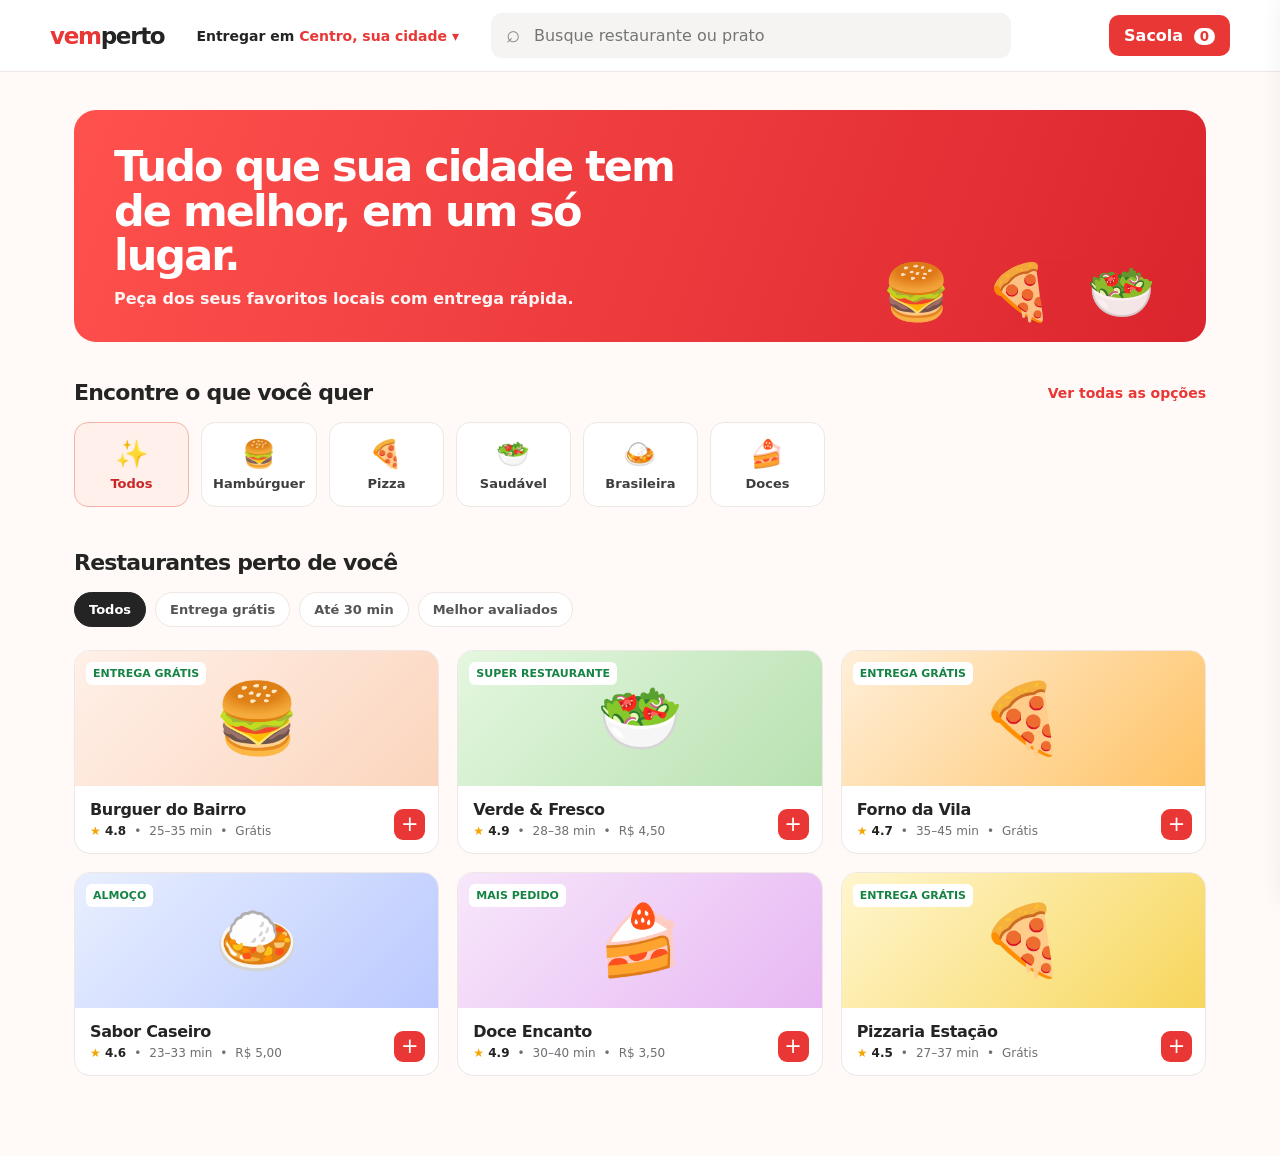
<file: delivery-local.html>
<!doctype html>
<html lang="pt-BR">
<head>
  <meta charset="utf-8" />
  <meta name="viewport" content="width=device-width, initial-scale=1" />
  <title>VemPerto — delivery local</title>
  <style>
    :root { --ink:#242424; --muted:#6e6e73; --paper:#fffaf7; --red:#e93736; --soft:#fff0eb; --line:#eee7e3; --green:#168344; }
    *{box-sizing:border-box} body{margin:0;font-family:Inter,ui-sans-serif,system-ui,-apple-system,"Segoe UI",sans-serif;color:var(--ink);background:var(--paper)} button,input{font:inherit} button{cursor:pointer;border:0}
    header{height:72px;background:#fff;display:flex;align-items:center;gap:32px;padding:0 max(24px,calc((100vw - 1180px)/2));border-bottom:1px solid var(--line);position:sticky;top:0;z-index:5}.logo{font-size:23px;font-weight:850;color:var(--red);letter-spacing:-1.3px}.logo span{color:var(--ink)}.location{font-size:14px;font-weight:650}.location b{color:var(--red)}.search{flex:1;max-width:520px;position:relative}.search input{width:100%;background:#f5f4f3;border:1px solid transparent;border-radius:11px;padding:12px 16px 12px 42px;outline:none}.search input:focus{border-color:#edb3a7;background:white}.search:before{content:'⌕';position:absolute;left:15px;top:7px;font-size:24px;color:#888}.bag{margin-left:auto;background:var(--red);color:white;border-radius:10px;padding:11px 15px;font-weight:750}.bag small{background:white;color:var(--red);border-radius:20px;padding:1px 6px;margin-left:5px}
    main{max-width:1180px;margin:auto;padding:38px 24px 80px}.hero{background:linear-gradient(110deg,#ff514d,#db252e);border-radius:22px;padding:34px 40px;color:#fff;min-height:174px;position:relative;overflow:hidden}.hero:after{content:'🍔  🍕  🥗';position:absolute;right:42px;bottom:17px;font-size:55px;letter-spacing:8px;opacity:.93}.hero h1{font-size:clamp(27px,4vw,43px);line-height:1.04;letter-spacing:-2px;margin:0 0 11px;max-width:580px}.hero p{margin:0;font-weight:550;opacity:.94}.section-head{display:flex;justify-content:space-between;align-items:center;margin:38px 0 17px}.section-head h2{font-size:22px;letter-spacing:-.8px;margin:0}.section-head span{font-size:14px;color:var(--red);font-weight:700}
    .categories{display:flex;gap:12px;overflow:auto;padding-bottom:5px}.category{min-width:115px;background:white;border:1px solid var(--line);padding:15px 11px;border-radius:14px;text-align:center;font-size:13px;font-weight:720;color:#3e3e3e}.category i{display:block;font-style:normal;font-size:27px;margin-bottom:6px}.category.active{background:var(--soft);border-color:#f5b3a6;color:#c92728}
    .filterbar{display:flex;gap:9px;margin:0 0 23px;flex-wrap:wrap}.filter{background:white;border:1px solid var(--line);border-radius:99px;padding:9px 14px;font-size:13px;font-weight:650;color:#555}.filter.active{background:var(--ink);color:white;border-color:var(--ink)}
    .grid{display:grid;grid-template-columns:repeat(3,1fr);gap:18px}.card{background:white;border:1px solid var(--line);border-radius:16px;overflow:hidden;transition:.18s;position:relative}.card:hover{transform:translateY(-3px);box-shadow:0 8px 25px #2d160d13}.card-img{height:135px;display:flex;align-items:center;justify-content:center;font-size:69px;background:linear-gradient(135deg,#fff0e8,#fbd5bd)}.card:nth-child(2) .card-img{background:linear-gradient(135deg,#e4f7df,#b8e1b1)}.card:nth-child(3) .card-img{background:linear-gradient(135deg,#ffefd9,#ffc366)}.card:nth-child(4) .card-img{background:linear-gradient(135deg,#e8efff,#bbc9ff)}.card:nth-child(5) .card-img{background:linear-gradient(135deg,#f7e7fb,#e7b8f3)}.card:nth-child(6) .card-img{background:linear-gradient(135deg,#fff6ce,#f7d65c)}.card-body{padding:14px 15px 15px}.card h3{font-size:16px;margin:0 0 5px;letter-spacing:-.35px}.meta{color:var(--muted);font-size:12px;display:flex;gap:8px;align-items:center}.rating{color:#222;font-weight:750}.rating b{color:#f5a400}.tag{position:absolute;top:11px;left:11px;background:white;border-radius:6px;padding:5px 7px;font-size:11px;font-weight:800;color:var(--green)}.add{position:absolute;right:13px;bottom:13px;color:white;background:var(--red);border-radius:9px;width:31px;height:31px;font-size:21px;line-height:25px}.empty{grid-column:1/-1;padding:35px;text-align:center;background:#fff;border-radius:14px;color:var(--muted)}
    .drawer{position:fixed;z-index:20;right:0;top:0;width:min(410px,100%);height:100vh;background:white;box-shadow:-10px 0 30px #0002;transform:translateX(105%);transition:.25s;padding:23px;display:flex;flex-direction:column}.drawer.open{transform:translateX(0)}.drawer h2{margin:0;font-size:23px}.close{position:absolute;right:18px;top:18px;border-radius:50%;height:35px;width:35px;font-size:20px}.cart-items{flex:1;overflow:auto;padding:16px 0}.cart-item{display:flex;justify-content:space-between;align-items:center;padding:12px 0;border-bottom:1px solid var(--line)}.cart-item div:first-child{font-weight:700}.cart-item small{display:block;color:var(--muted);margin-top:3px}.remove{background:#fff0ee;color:var(--red);border-radius:7px;padding:6px 9px}.total{border-top:1px solid var(--line);padding-top:16px;display:flex;justify-content:space-between;font-weight:800;font-size:18px}.checkout{margin-top:15px;background:var(--red);color:white;border-radius:10px;padding:14px;font-weight:800;width:100%}.note{text-align:center;color:var(--muted);font-size:12px;margin-top:9px}.overlay{position:fixed;inset:0;background:#0006;z-index:10;display:none}.overlay.show{display:block}
    @media(max-width:760px){header{height:auto;min-height:65px;gap:13px;padding:12px 16px;flex-wrap:wrap}.location{display:none}.search{order:3;flex-basis:100%;max-width:none}.bag{margin-left:auto}.hero{padding:28px 22px;min-height:190px}.hero:after{right:15px;font-size:39px;bottom:17px}.hero h1{max-width:380px}.grid{grid-template-columns:repeat(2,1fr);gap:12px}.card-img{height:105px;font-size:53px}.card-body{padding:11px}.card h3{font-size:14px}.meta{font-size:11px;gap:4px}.section-head{margin-top:30px}main{padding:24px 16px 60px}.add{right:9px;bottom:10px}}
  </style>
</head>
<body>
  <header>
    <div class="logo">vem<span>perto</span></div>
    <div class="location">Entregar em <b>Centro, sua cidade ▾</b></div>
    <label class="search"><input id="search" placeholder="Busque restaurante ou prato" autocomplete="off" /></label>
    <button class="bag" id="openCart">Sacola <small id="count">0</small></button>
  </header>
  <main>
    <section class="hero"><h1>Tudo que sua cidade tem de melhor, em um só lugar.</h1><p>Peça dos seus favoritos locais com entrega rápida.</p></section>
    <div class="section-head"><h2>Encontre o que você quer</h2><span>Ver todas as opções</span></div>
    <nav class="categories" id="categories">
      <button class="category active" data-category="Todos"><i>✨</i>Todos</button><button class="category" data-category="Hambúrguer"><i>🍔</i>Hambúrguer</button><button class="category" data-category="Pizza"><i>🍕</i>Pizza</button><button class="category" data-category="Saudável"><i>🥗</i>Saudável</button><button class="category" data-category="Brasileira"><i>🍛</i>Brasileira</button><button class="category" data-category="Doces"><i>🍰</i>Doces</button>
    </nav>
    <div class="section-head"><h2>Restaurantes perto de você</h2></div>
    <div class="filterbar" id="filters"><button class="filter active" data-filter="all">Todos</button><button class="filter" data-filter="free">Entrega grátis</button><button class="filter" data-filter="fast">Até 30 min</button><button class="filter" data-filter="rating">Melhor avaliados</button></div>
    <section class="grid" id="grid"></section>
  </main>
  <div class="overlay" id="overlay"></div>
  <aside class="drawer" id="drawer"><button class="close" id="closeCart">×</button><h2>Sua sacola</h2><div class="cart-items" id="cartItems"><p class="note">Sua sacola está vazia. Que tal escolher algo gostoso?</p></div><div class="total"><span>Total</span><span id="total">R$ 0,00</span></div><button class="checkout" id="checkout">Ir para pagamento</button><p class="note">Protótipo — nenhum pedido será enviado.</p></aside>
  <script>
    const restaurants=[
      {id:1,name:'Burguer do Bairro',emoji:'🍔',cat:'Hambúrguer',time:25,fee:0,rating:4.8,price:29.9,tag:'ENTREGA GRÁTIS'},
      {id:2,name:'Verde & Fresco',emoji:'🥗',cat:'Saudável',time:28,fee:4.5,rating:4.9,price:26.9,tag:'SUPER RESTAURANTE'},
      {id:3,name:'Forno da Vila',emoji:'🍕',cat:'Pizza',time:35,fee:0,rating:4.7,price:42.9,tag:'ENTREGA GRÁTIS'},
      {id:4,name:'Sabor Caseiro',emoji:'🍛',cat:'Brasileira',time:23,fee:5,rating:4.6,price:22.9,tag:'ALMOÇO'},
      {id:5,name:'Doce Encanto',emoji:'🍰',cat:'Doces',time:30,fee:3.5,rating:4.9,price:18.9,tag:'MAIS PEDIDO'},
      {id:6,name:'Pizzaria Estação',emoji:'🍕',cat:'Pizza',time:27,fee:0,rating:4.5,price:39.9,tag:'ENTREGA GRÁTIS'}
    ]; let category='Todos', filter='all', cart=[];
    const money=v=>v.toLocaleString('pt-BR',{style:'currency',currency:'BRL'});
    function render(){const q=document.querySelector('#search').value.toLowerCase();let list=restaurants.filter(r=>(category==='Todos'||r.cat===category)&&r.name.toLowerCase().includes(q));if(filter==='free')list=list.filter(r=>!r.fee);if(filter==='fast')list=list.filter(r=>r.time<=30);if(filter==='rating')list=list.filter(r=>r.rating>=4.8);document.querySelector('#grid').innerHTML=list.length?list.map(r=>`<article class="card"><div class="card-img">${r.emoji}</div><span class="tag">${r.tag}</span><div class="card-body"><h3>${r.name}</h3><div class="meta"><span class="rating"><b>★</b> ${r.rating}</span><span>•</span><span>${r.time}–${r.time+10} min</span><span>•</span><span>${r.fee?money(r.fee):'Grátis'}</span></div></div><button class="add" data-id="${r.id}" aria-label="Adicionar ${r.name}">+</button></article>`).join(''):'<div class="empty">Nenhum restaurante encontrado. Tente outra busca ou filtro.</div>';}
    function renderCart(){let total=cart.reduce((s,x)=>s+x.price,0);document.querySelector('#count').textContent=cart.length;document.querySelector('#total').textContent=money(total);document.querySelector('#cartItems').innerHTML=cart.length?cart.map((x,i)=>`<div class="cart-item"><div>${x.emoji} ${x.name}<small>${money(x.price)}</small></div><button class="remove" data-i="${i}">Remover</button></div>`).join(''):'<p class="note">Sua sacola está vazia. Que tal escolher algo gostoso?</p>';}
    document.querySelector('#search').addEventListener('input',render);document.querySelector('#categories').addEventListener('click',e=>{let b=e.target.closest('button');if(!b)return;document.querySelectorAll('.category').forEach(x=>x.classList.remove('active'));b.classList.add('active');category=b.dataset.category;render()});document.querySelector('#filters').addEventListener('click',e=>{let b=e.target.closest('button');if(!b)return;document.querySelectorAll('.filter').forEach(x=>x.classList.remove('active'));b.classList.add('active');filter=b.dataset.filter;render()});document.querySelector('#grid').addEventListener('click',e=>{let b=e.target.closest('.add');if(!b)return;cart.push(restaurants.find(r=>r.id===+b.dataset.id));renderCart();openDrawer()});
    const drawer=document.querySelector('#drawer'),overlay=document.querySelector('#overlay');function openDrawer(){drawer.classList.add('open');overlay.classList.add('show')}function closeDrawer(){drawer.classList.remove('open');overlay.classList.remove('show')}document.querySelector('#openCart').onclick=openDrawer;document.querySelector('#closeCart').onclick=closeDrawer;overlay.onclick=closeDrawer;document.querySelector('#cartItems').addEventListener('click',e=>{let b=e.target.closest('.remove');if(b){cart.splice(+b.dataset.i,1);renderCart()}});document.querySelector('#checkout').onclick=()=>alert(cart.length?'Pedido simulado! Próximo passo: cadastro, endereço e pagamento.':'Adicione um restaurante à sacola primeiro.');render();renderCart();
  </script>
</body>
</html>
</file>
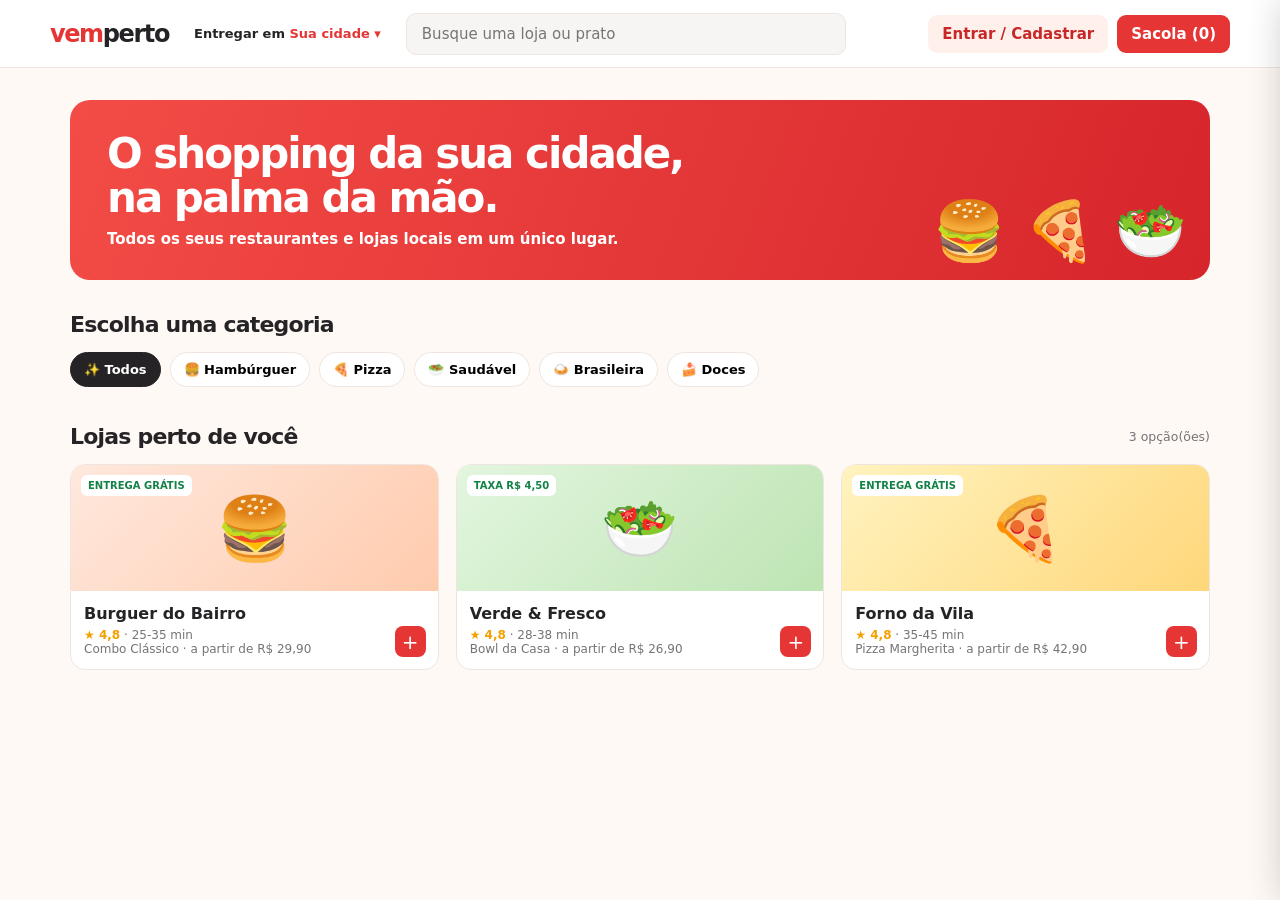
<file: vem-perto-gestao.html>
<!doctype html>
<html lang="pt-BR"><head><meta charset="UTF-8"><meta name="viewport" content="width=device-width,initial-scale=1"><title>VemPerto | Delivery local</title>
<style>
:root{--red:#e53535;--ink:#252326;--muted:#777277;--bg:#fff9f6;--line:#eee5e1;--green:#138247;--soft:#fff0eb}*{box-sizing:border-box}body{margin:0;background:var(--bg);font:15px Inter,system-ui,-apple-system,"Segoe UI",sans-serif;color:var(--ink)}button,input,select,textarea{font:inherit}button{cursor:pointer;border:0}.top{height:68px;background:#fff;border-bottom:1px solid var(--line);display:flex;align-items:center;gap:25px;padding:0 max(18px,calc((100vw - 1180px)/2))}.logo{font-size:24px;font-weight:900;letter-spacing:-1.4px;color:var(--red)}.logo span{color:var(--ink)}.city{font-size:13px;font-weight:700}.city b{color:var(--red)}.search{flex:1;max-width:440px;position:relative}.search input{width:100%;padding:11px 15px;border:1px solid var(--line);background:#f7f5f4;border-radius:10px;outline:none}.actions{margin-left:auto;display:flex;gap:9px}.btn{border-radius:9px;padding:10px 14px;font-weight:750}.ghost{background:#fff0eb;color:#c72727}.primary{background:var(--red);color:white}.main{max-width:1180px;margin:auto;padding:32px 20px 70px}.hero{background:linear-gradient(110deg,#f34c46,#d6252b);color:#fff;padding:32px 37px;border-radius:20px;position:relative;overflow:hidden}.hero:after{content:'🍔 🍕 🥗';position:absolute;font-size:58px;right:24px;bottom:15px}.hero h1{font-size:clamp(27px,4vw,42px);letter-spacing:-2px;max-width:620px;line-height:1.05;margin:0 0 10px}.hero p{margin:0;font-weight:600}.heading{display:flex;align-items:center;justify-content:space-between;margin:32px 0 15px}.heading h2{font-size:22px;letter-spacing:-.8px;margin:0}.heading small{color:var(--muted)}.chips{display:flex;gap:9px;overflow:auto;padding-bottom:5px}.chip{white-space:nowrap;border:1px solid var(--line);background:#fff;border-radius:99px;padding:9px 13px;font-weight:700;font-size:13px}.chip.active{background:var(--ink);border-color:var(--ink);color:#fff}.grid{display:grid;grid-template-columns:repeat(3,1fr);gap:17px}.card{background:#fff;border:1px solid var(--line);border-radius:15px;overflow:hidden;position:relative}.food{height:126px;display:grid;place-items:center;font-size:62px;background:linear-gradient(135deg,#ffe8dd,#ffcbad)}.card:nth-child(2n) .food{background:linear-gradient(135deg,#e3f6df,#bde4b3)}.card:nth-child(3n) .food{background:linear-gradient(135deg,#fff3bf,#ffd77a)}.badge{position:absolute;left:10px;top:10px;background:white;color:var(--green);font-size:10px;font-weight:900;padding:5px 7px;border-radius:6px}.cb{padding:13px}.cb h3{margin:0 0 5px;font-size:16px}.meta{font-size:12px;color:var(--muted)}.rating{color:#f3a000;font-weight:900}.add{position:absolute;right:12px;bottom:12px;background:var(--red);color:#fff;border-radius:8px;width:31px;height:31px;font-size:20px}.empty{grid-column:1/-1;text-align:center;padding:35px;background:#fff;border:1px dashed #ddcfca;border-radius:13px;color:var(--muted)}
.shade{position:fixed;inset:0;background:#0008;z-index:20;display:none}.shade.show{display:block}.modal{position:fixed;z-index:25;left:50%;top:50%;transform:translate(-50%,-47%);width:min(520px,calc(100% - 28px));max-height:88vh;overflow:auto;background:white;border-radius:17px;padding:25px;display:none;box-shadow:0 18px 50px #0005}.modal.show{display:block;transform:translate(-50%,-50%)}.modal h2{margin:0 0 6px;letter-spacing:-.8px}.modal>p{margin:0 0 18px;color:var(--muted);font-size:13px}.x{float:right;background:#f4f1f0;border-radius:50%;height:32px;width:32px;font-size:19px}.field{margin:11px 0}.field label{display:block;font-size:12px;font-weight:800;margin:0 0 5px}.field input,.field select,.field textarea{width:100%;border:1px solid #ded6d3;border-radius:8px;padding:10px;outline:none}.field textarea{min-height:70px}.row{display:grid;grid-template-columns:1fr 1fr;gap:11px}.hint{background:#fff4e7;color:#895400;border-radius:8px;padding:10px;font-size:12px;line-height:1.45}.submit{width:100%;background:var(--red);color:#fff;padding:12px;border-radius:9px;font-weight:850;margin-top:8px}.link{color:var(--red);font-weight:800;background:none;padding:0}.tabs{display:flex;border-bottom:1px solid var(--line);margin:0 0 18px}.tab{background:none;padding:10px 12px;font-weight:800;color:var(--muted)}.tab.active{color:var(--red);border-bottom:2px solid var(--red)}
.admin{display:none;max-width:1180px;margin:auto;padding:29px 20px 70px}.admin.show{display:block}.dashhead{display:flex;justify-content:space-between;align-items:center;margin-bottom:22px}.dashhead h1{margin:0;font-size:27px;letter-spacing:-1px}.dashhead p{margin:4px 0 0;color:var(--muted)}.stats{display:grid;grid-template-columns:repeat(3,1fr);gap:14px;margin-bottom:20px}.stat{background:#fff;border:1px solid var(--line);border-radius:13px;padding:17px}.stat small{color:var(--muted);font-weight:700}.stat strong{display:block;font-size:25px;margin-top:5px}.panel{background:#fff;border:1px solid var(--line);border-radius:14px;padding:20px}.paneltitle{display:flex;justify-content:space-between;align-items:center;margin-bottom:15px}.paneltitle h2{font-size:19px;margin:0}.business{border-top:1px solid var(--line);padding:14px 0;display:flex;gap:12px;align-items:center}.business:first-of-type{border-top:0}.business .mini{font-size:29px}.business strong{display:block}.business small{color:var(--muted)}.delete{margin-left:auto;background:#fff0ee;color:#c92929;border-radius:7px;padding:7px 9px;font-size:12px;font-weight:750}.settings{display:grid;grid-template-columns:1fr 1fr;gap:12px}.back{background:#f3f0ef;color:#4b4544}.cart{position:fixed;right:0;top:0;width:min(390px,100%);height:100vh;background:#fff;z-index:30;padding:22px;box-shadow:-10px 0 35px #0003;transform:translateX(103%);transition:.2s;display:flex;flex-direction:column}.cart.show{transform:none}.cart h2{margin:0}.cartitems{flex:1;overflow:auto;padding:15px 0}.ci{display:flex;justify-content:space-between;border-bottom:1px solid var(--line);padding:11px 0}.total{border-top:1px solid var(--line);padding:14px 0;font-weight:900;display:flex;justify-content:space-between}.closeCart{position:absolute;right:15px;top:15px}.notice{font-size:12px;color:var(--muted);text-align:center}
@media(max-width:700px){.top{height:auto;min-height:62px;flex-wrap:wrap;padding:11px 15px;gap:11px}.city{display:none}.search{order:3;flex-basis:100%;max-width:none}.main{padding:23px 15px}.hero{padding:27px 21px;min-height:180px}.hero:after{font-size:38px;right:12px}.grid{grid-template-columns:repeat(2,1fr);gap:11px}.food{height:100px;font-size:49px}.cb{padding:10px}.cb h3{font-size:14px}.meta{font-size:10px}.stats{grid-template-columns:1fr 1fr}.settings{grid-template-columns:1fr}.row{grid-template-columns:1fr}.admin{padding:23px 15px}.dashhead{align-items:flex-start;gap:12px}.dashhead .btn{font-size:12px;padding:10px}.actions .ghost{display:none}}
</style></head><body>
<header class="top"><div class="logo">vem<span>perto</span></div><div class="city">Entregar em <b>Sua cidade ▾</b></div><div class="search"><input id="search" placeholder="Busque uma loja ou prato"></div><div class="actions"><button class="btn ghost" id="access">Entrar / Cadastrar</button><button class="btn primary" id="bag">Sacola (<span id="count">0</span>)</button></div></header>
<main class="main" id="shop"><section class="hero"><h1>O shopping da sua cidade, na palma da mão.</h1><p>Todos os seus restaurantes e lojas locais em um único lugar.</p></section><div class="heading"><h2>Escolha uma categoria</h2></div><div class="chips" id="chips"><button class="chip active" data-cat="Todos">✨ Todos</button><button class="chip" data-cat="Hambúrguer">🍔 Hambúrguer</button><button class="chip" data-cat="Pizza">🍕 Pizza</button><button class="chip" data-cat="Saudável">🥗 Saudável</button><button class="chip" data-cat="Brasileira">🍛 Brasileira</button><button class="chip" data-cat="Doces">🍰 Doces</button></div><div class="heading"><h2>Lojas perto de você</h2><small id="results"></small></div><section class="grid" id="grid"></section></main>
<main class="admin" id="admin"><div class="dashhead"><div><h1>Painel do proprietário</h1><p>Gerencie lojas, cardápios e taxas da plataforma.</p></div><button class="btn back" id="leaveAdmin">← Ver aplicativo</button></div><section class="stats"><div class="stat"><small>Lojas cadastradas</small><strong id="statStores">0</strong></div><div class="stat"><small>Clientes cadastrados</small><strong id="statCustomers">0</strong></div><div class="stat"><small>Taxa de serviço</small><strong id="statFee">0%</strong></div></section><section class="panel"><div class="paneltitle"><h2>Empresas e cardápios</h2><button class="btn primary" id="newStore">+ Adicionar empresa</button></div><div id="businesses"></div></section><section class="panel" style="margin-top:17px"><div class="paneltitle"><h2>Taxas cobradas pela plataforma</h2></div><div class="settings"><div class="field"><label>Taxa de serviço sobre cada pedido (%)</label><input id="serviceFee" type="number" min="0" step="0.5"></div><div class="field"><label>Mensalidade que a loja paga (R$)</label><input id="monthlyFee" type="number" min="0" step="1"></div></div><button class="btn primary" id="saveSettings">Salvar taxas</button><p class="notice">Esses valores são usados como sua regra comercial; a cobrança real exige integração de pagamento e contrato com as lojas.</p></section></main>
<div class="shade" id="shade"></div><aside class="cart" id="cart"><button class="x closeCart" id="closeCart">×</button><h2>Sua sacola</h2><div class="cartitems" id="cartItems"></div><div class="total"><span>Total</span><span id="total">R$ 0,00</span></div><button class="submit" id="pay">Continuar pedido</button><p class="notice">Pedido demonstrativo. Nenhuma cobrança será feita.</p></aside>
<section class="modal" id="auth"><button class="x close">×</button><h2>Acesse a VemPerto</h2><p>Cadastre-se para acompanhar seus pedidos ou entre como proprietário.</p><div class="tabs"><button class="tab active" data-tab="customer">Cliente</button><button class="tab" data-tab="owner">Proprietário</button></div><form id="customerForm"><div class="field"><label>Seu nome</label><input required id="customerName" placeholder="Ex.: Maria Silva"></div><div class="field"><label>Seu e-mail</label><input required type="email" id="customerEmail" placeholder="voce@email.com"></div><button class="submit">Criar meu cadastro</button></form><form id="ownerForm" hidden><div class="hint">Acesso inicial de demonstração:<br><b>E-mail:</b> dono@vemperto.com<br><b>Senha:</b> vemperto123</div><div class="field"><label>E-mail do proprietário</label><input required type="email" id="ownerEmail"></div><div class="field"><label>Senha</label><input required type="password" id="ownerPass"></div><button class="submit">Entrar no painel</button></form></section>
<section class="modal" id="storeModal"><button class="x close">×</button><h2>Adicionar empresa</h2><p>Cadastre a loja e seu primeiro item de cardápio.</p><form id="storeForm"><div class="row"><div class="field"><label>Nome da empresa</label><input required id="sName" placeholder="Ex.: Pizzaria Central"></div><div class="field"><label>Categoria</label><select id="sCat"><option>Hambúrguer</option><option>Pizza</option><option>Saudável</option><option>Brasileira</option><option>Doces</option><option>Mercado</option><option>Outros</option></select></div></div><div class="row"><div class="field"><label>Tempo de entrega (minutos)</label><input required id="sTime" type="number" value="35"></div><div class="field"><label>Taxa de entrega (R$)</label><input required id="sDelivery" type="number" step="0.5" value="0"></div></div><div class="field"><label>Emoji/ícone da loja</label><input id="sEmoji" value="🍽️" maxlength="4"></div><hr style="border:0;border-top:1px solid var(--line);margin:17px 0"><strong>Primeiro produto do cardápio</strong><div class="row"><div class="field"><label>Nome do produto</label><input required id="pName" placeholder="Ex.: Pizza grande"></div><div class="field"><label>Preço (R$)</label><input required id="pPrice" type="number" step="0.01" placeholder="39,90"></div></div><div class="field"><label>Descrição (opcional)</label><textarea id="pDescription" placeholder="Ex.: 8 fatias, sabores à escolha"></textarea></div><button class="submit">Salvar empresa e cardápio</button></form></section>
<script>
const key='vemPertoData';const initial={settings:{serviceFee:8,monthlyFee:79.9},customers:[],stores:[{id:1,name:'Burguer do Bairro',cat:'Hambúrguer',time:25,delivery:0,emoji:'🍔',products:[{name:'Combo Clássico',price:29.9,description:'Hambúrguer, batata e bebida'}]},{id:2,name:'Verde & Fresco',cat:'Saudável',time:28,delivery:4.5,emoji:'🥗',products:[{name:'Bowl da Casa',price:26.9,description:'Ingredientes frescos'}]},{id:3,name:'Forno da Vila',cat:'Pizza',time:35,delivery:0,emoji:'🍕',products:[{name:'Pizza Margherita',price:42.9,description:'Pizza grande'}]}]};let data=JSON.parse(localStorage.getItem(key)||'null')||initial,cat='Todos',cart=[];const $=s=>document.querySelector(s),money=x=>Number(x).toLocaleString('pt-BR',{style:'currency',currency:'BRL'});function save(){localStorage.setItem(key,JSON.stringify(data))}function render(){let q=$('#search').value.toLowerCase();let stores=data.stores.filter(s=>(cat==='Todos'||s.cat===cat)&&(s.name.toLowerCase().includes(q)||s.products.some(p=>p.name.toLowerCase().includes(q))));$('#results').textContent=stores.length+' opção(ões)';$('#grid').innerHTML=stores.length?stores.map(s=>{let p=s.products[0];return `<article class="card"><div class="food">${s.emoji}</div><span class="badge">${s.delivery?'TAXA '+money(s.delivery):'ENTREGA GRÁTIS'}</span><div class="cb"><h3>${s.name}</h3><div class="meta"><span class="rating">★ 4,8</span> · ${s.time}-${+s.time+10} min<br>${p.name} · a partir de ${money(p.price)}</div></div><button class="add" data-store="${s.id}" title="Adicionar">+</button></article>`}).join(''):'<div class="empty">Nenhuma loja encontrada.</div>'}function renderCart(){let subtotal=cart.reduce((a,x)=>a+x.price,0),fee=subtotal*data.settings.serviceFee/100;$('#count').textContent=cart.length;$('#total').textContent=money(subtotal+fee);$('#cartItems').innerHTML=cart.length?cart.map((x,i)=>`<div class="ci"><span>${x.emoji} <b>${x.name}</b><br><small>${x.product}</small></span><span>${money(x.price)} <button class="link remove" data-i="${i}">×</button></span></div>`).join('')+`<p class="notice">Inclui ${data.settings.serviceFee}% de taxa de serviço.</p>`:'<p class="notice" style="margin-top:25px">Sua sacola está vazia.</p>'}function modal(id){$('#shade').classList.add('show');$('#'+id).classList.add('show')}function close(){document.querySelectorAll('.modal').forEach(x=>x.classList.remove('show'));$('#shade').classList.remove('show')}function admin(){close();$('#shop').style.display='none';$('#admin').classList.add('show');$('.top').style.display='none';renderAdmin()}function renderAdmin(){$('#statStores').textContent=data.stores.length;$('#statCustomers').textContent=data.customers.length;$('#statFee').textContent=data.settings.serviceFee+'%';$('#serviceFee').value=data.settings.serviceFee;$('#monthlyFee').value=data.settings.monthlyFee;$('#businesses').innerHTML=data.stores.length?data.stores.map(s=>`<div class="business"><span class="mini">${s.emoji}</span><div><strong>${s.name}</strong><small>${s.cat} · ${s.products.length} item(ns) no cardápio · Entrega: ${money(s.delivery)}</small></div><button class="delete" data-id="${s.id}">Excluir</button></div>`).join(''):'<p class="notice">Nenhuma empresa cadastrada.</p>'}
$('#search').oninput=render;$('#chips').onclick=e=>{let b=e.target.closest('.chip');if(!b)return;document.querySelectorAll('.chip').forEach(x=>x.classList.remove('active'));b.classList.add('active');cat=b.dataset.cat;render()};$('#bag').onclick=()=>{$('#shade').classList.add('show');$('#cart').classList.add('show')};$('#closeCart').onclick=()=>{$('#shade').classList.remove('show');$('#cart').classList.remove('show')};$('#shade').onclick=close;document.querySelectorAll('.close').forEach(x=>x.onclick=close);$('#access').onclick=()=>modal('auth');document.querySelectorAll('.tab').forEach(x=>x.onclick=()=>{document.querySelectorAll('.tab').forEach(t=>t.classList.remove('active'));x.classList.add('active');$('#customerForm').hidden=x.dataset.tab==='owner';$('#ownerForm').hidden=x.dataset.tab!=='owner'});$('#customerForm').onsubmit=e=>{e.preventDefault();data.customers.push({name:$('#customerName').value,email:$('#customerEmail').value});save();alert('Cadastro concluído! Bem-vindo(a), '+$('#customerName').value+'.');close();e.target.reset()};$('#ownerForm').onsubmit=e=>{e.preventDefault();if($('#ownerEmail').value==='dono@vemperto.com'&&$('#ownerPass').value==='vemperto123')admin();else alert('Dados incorretos. Use as credenciais de demonstração indicadas.')};$('#grid').onclick=e=>{let b=e.target.closest('.add');if(!b)return;let s=data.stores.find(x=>x.id===+b.dataset.store),p=s.products[0];cart.push({name:s.name,emoji:s.emoji,product:p.name,price:+p.price});renderCart();$('#bag').click()};$('#cartItems').onclick=e=>{let b=e.target.closest('.remove');if(b){cart.splice(+b.dataset.i,1);renderCart()}};$('#pay').onclick=()=>alert(cart.length?'Pedido demonstrativo criado. Para pedidos reais, conecte pagamento e entregadores.':'Adicione algo à sacola primeiro.');$('#leaveAdmin').onclick=()=>{$('#admin').classList.remove('show');$('#shop').style.display='block';$('.top').style.display='flex';render()};$('#newStore').onclick=()=>modal('storeModal');$('#storeForm').onsubmit=e=>{e.preventDefault();data.stores.push({id:Date.now(),name:$('#sName').value,cat:$('#sCat').value,time:+$('#sTime').value,delivery:+$('#sDelivery').value,emoji:$('#sEmoji').value||'🍽️',products:[{name:$('#pName').value,price:+$('#pPrice').value,description:$('#pDescription').value}]});save();close();e.target.reset();renderAdmin();render()};$('#businesses').onclick=e=>{let b=e.target.closest('.delete');if(b&&confirm('Excluir esta empresa?')){data.stores=data.stores.filter(s=>s.id!==+b.dataset.id);save();renderAdmin();render()}};$('#saveSettings').onclick=()=>{data.settings.serviceFee=+$('#serviceFee').value;data.settings.monthlyFee=+$('#monthlyFee').value;save();renderAdmin();renderCart();alert('Taxas salvas com sucesso.')};render();renderCart();
</script></body></html>
</file>
